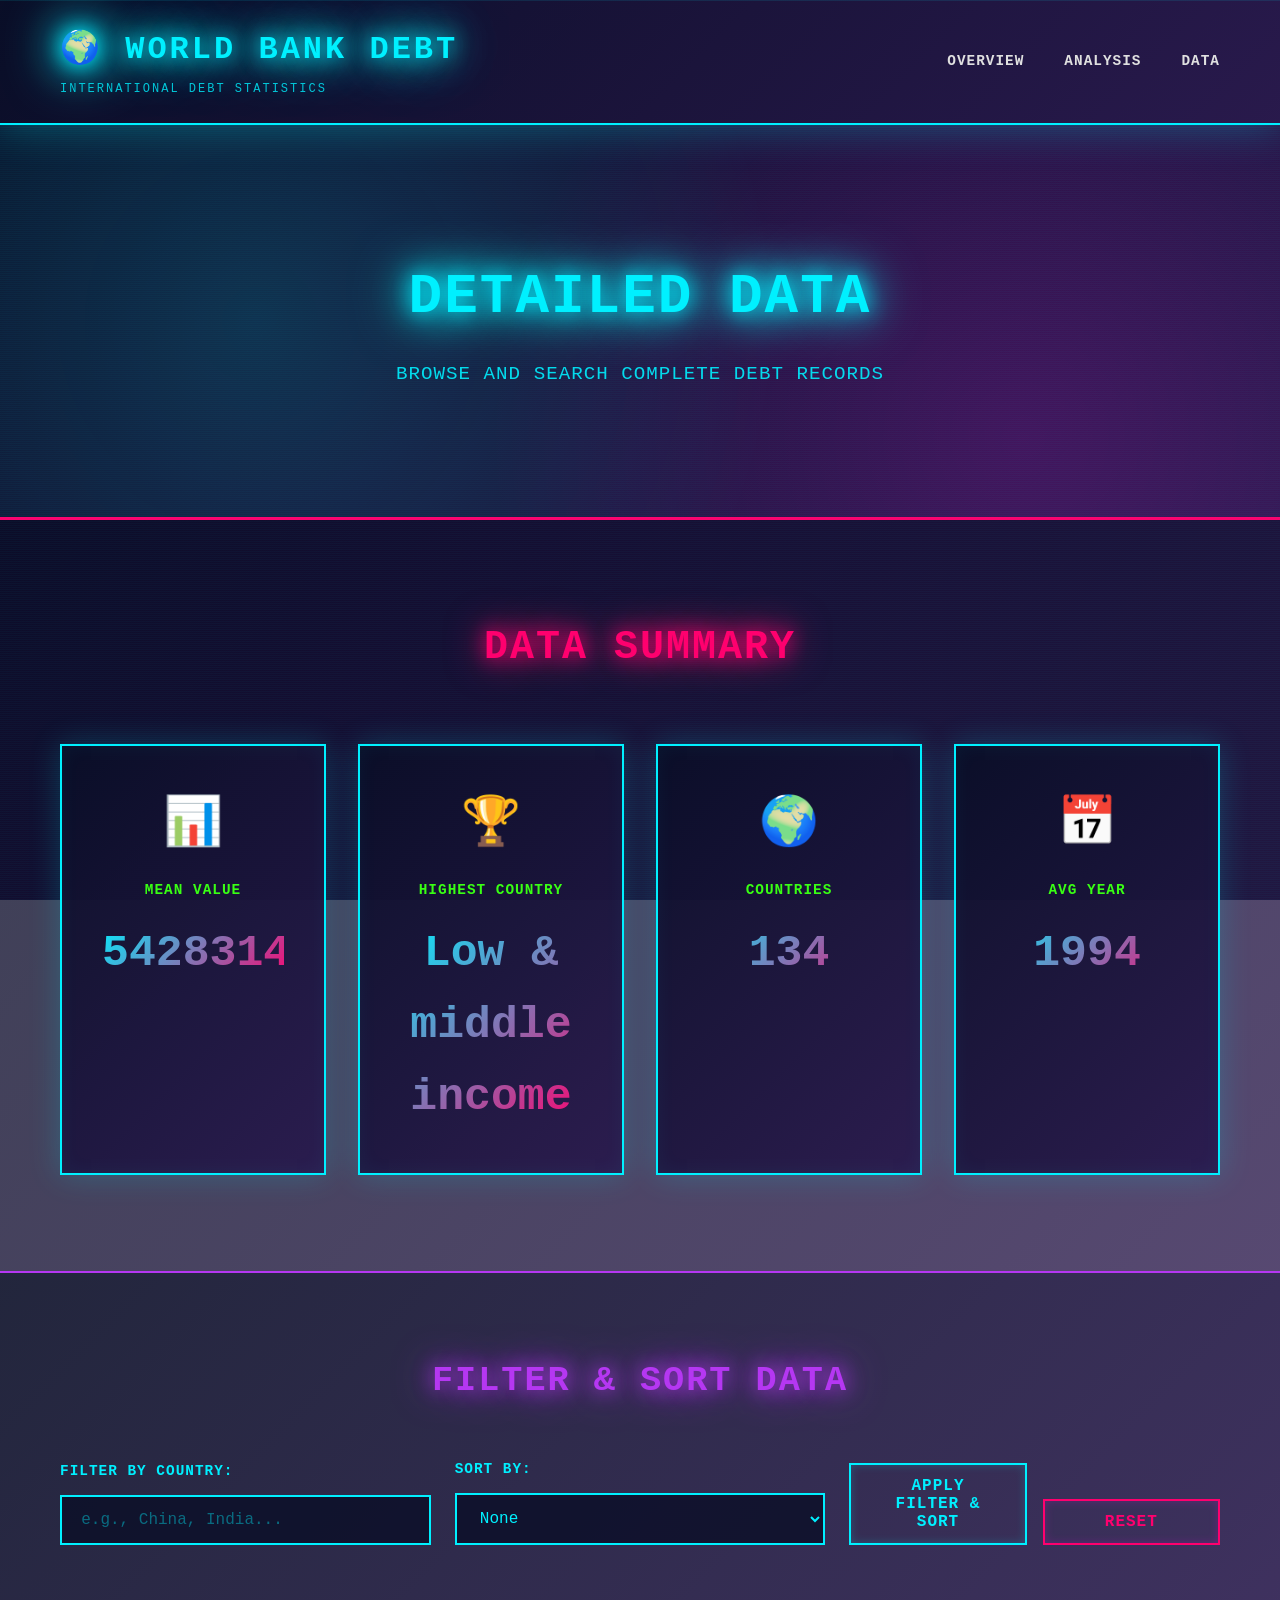
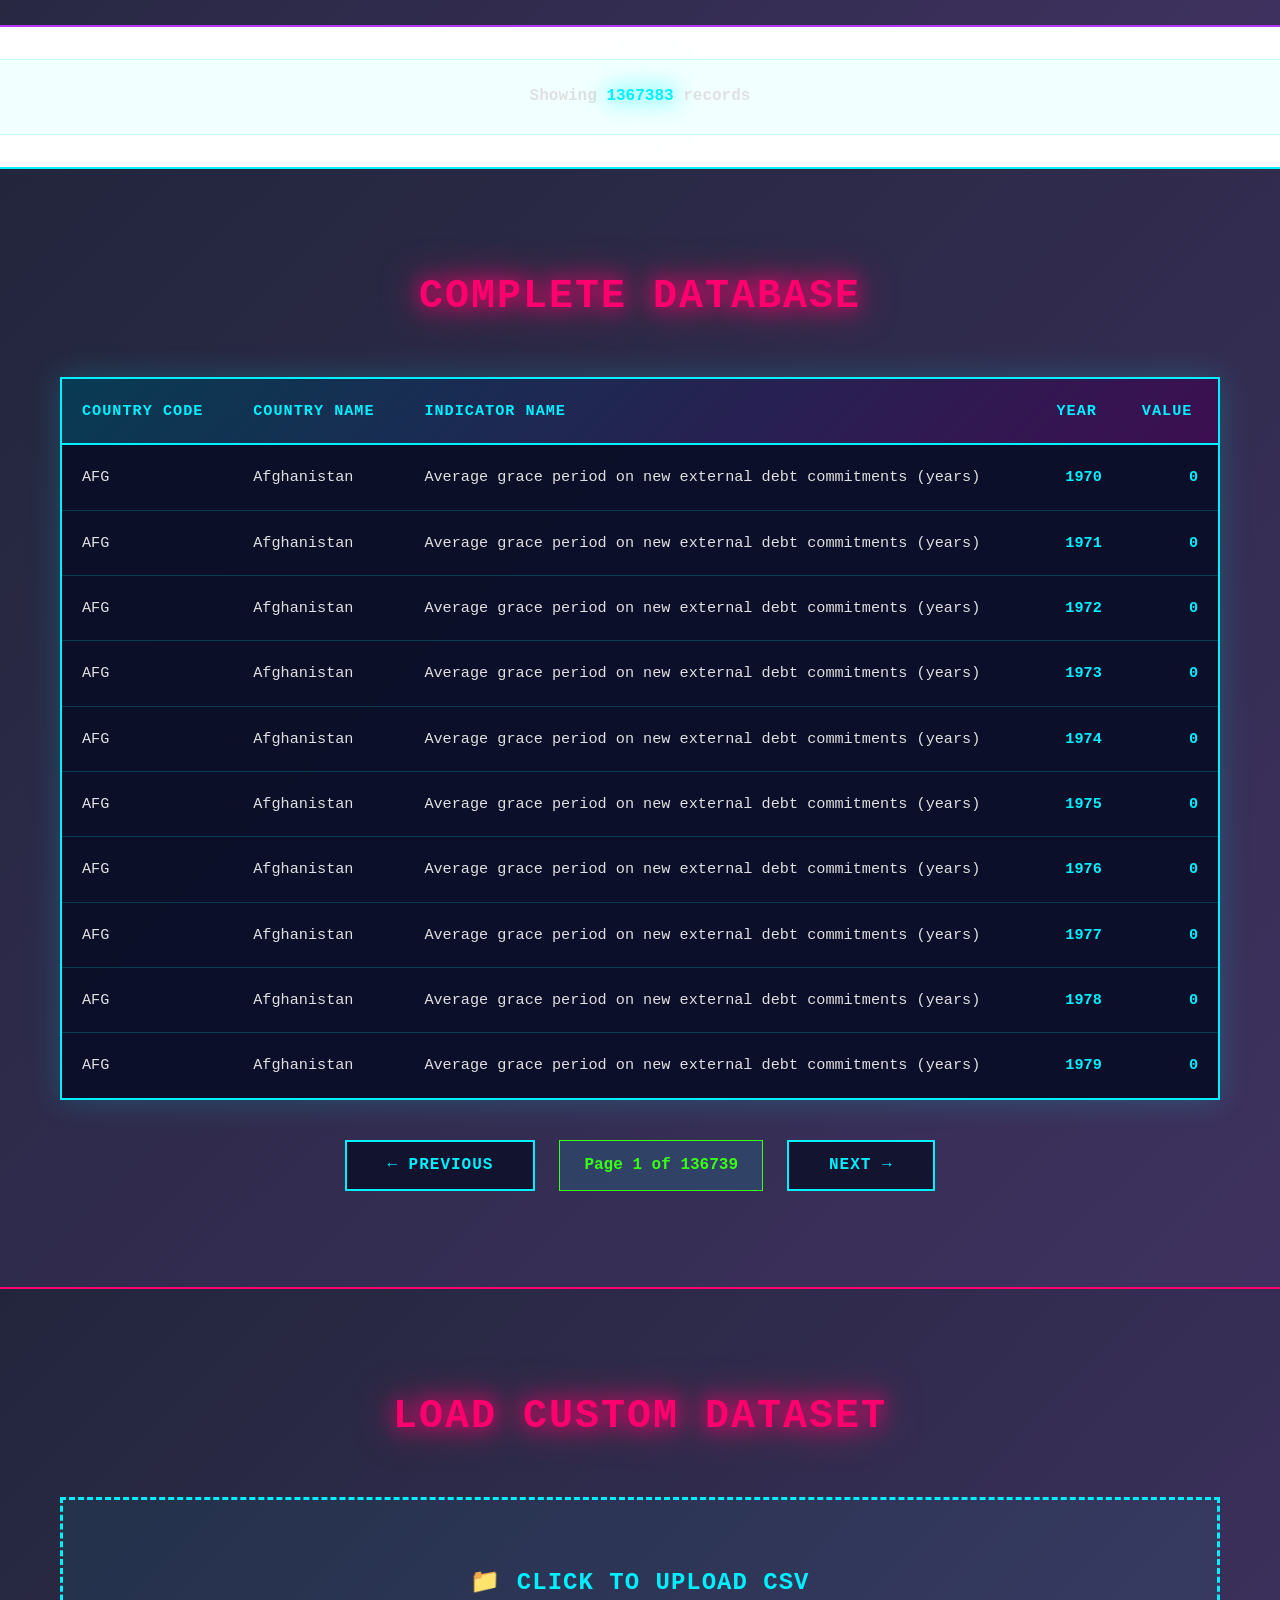
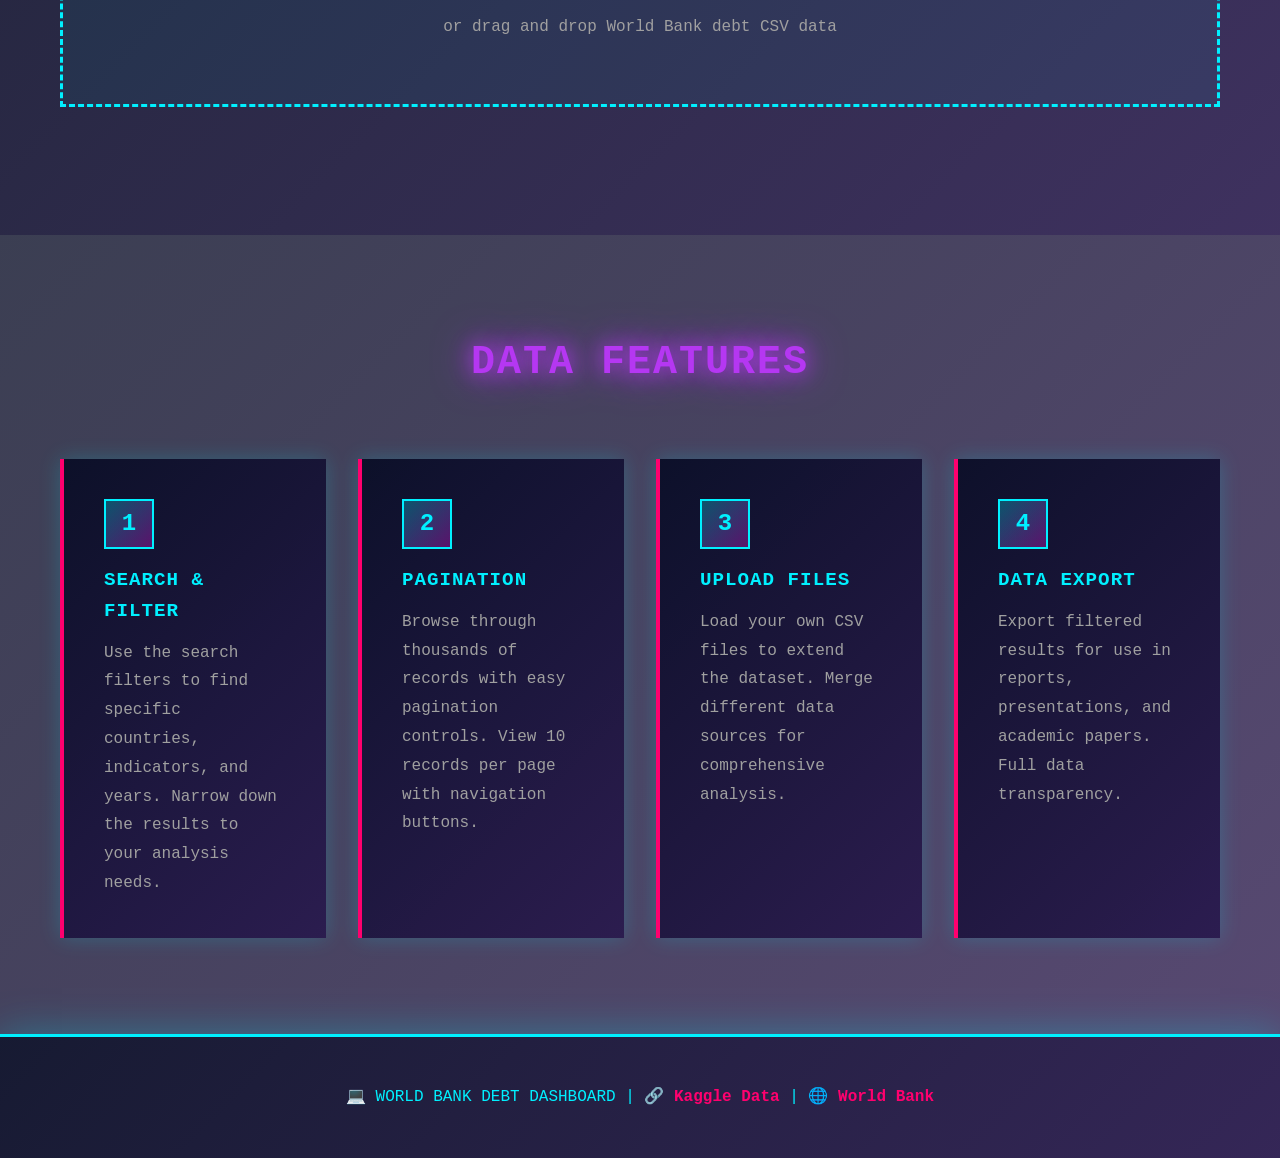
<file: Finals/DAA/data.html>
<!DOCTYPE html>
<html lang="en">
<head>
    <meta charset="UTF-8">
    <meta name="viewport" content="width=device-width, initial-scale=1.0">
    <title>Data - World Bank Debt Dashboard</title>
    <link rel="stylesheet" href="style.css">
</head>
<body>
    <header class="header">
        <nav class="navbar">
            <div class="container">
                <div class="nav-brand">
                    <h1>🌍 WORLD BANK DEBT</h1>
                    <p>International Debt Statistics</p>
                </div>
                <ul class="nav-menu">
                    <li><a href="index.html" class="nav-link">Overview</a></li>
                    <li><a href="analysis.html" class="nav-link">Analysis</a></li>
                    <li><a href="data.html" class="nav-link">Data</a></li>
                </ul>
            </div>
        </nav>
    </header>

    <main>
        <!-- Hero Section -->
        <section class="hero">
            <div class="container">
                <h2>DETAILED DATA</h2>
                <p>BROWSE AND SEARCH COMPLETE DEBT RECORDS</p>
            </div>
        </section>

        <!-- Summary Cards (TASK E) -->
        <section class="stats-section">
            <div class="container">
                <h2>DATA SUMMARY</h2>
                <div class="stats-grid">
                    <div class="stat-card">
                        <div class="stat-icon">📊</div>
                        <h3>Mean Value</h3>
                        <p class="stat-value" id="cardMeanValue">—</p>
                    </div>
                    <div class="stat-card">
                        <div class="stat-icon">🏆</div>
                        <h3>Highest Country</h3>
                        <p class="stat-value" id="cardHighest">—</p>
                    </div>
                    <div class="stat-card">
                        <div class="stat-icon">🌍</div>
                        <h3>Countries</h3>
                        <p class="stat-value" id="cardCountries">—</p>
                    </div>
                    <div class="stat-card">
                        <div class="stat-icon">📅</div>
                        <h3>Avg Year</h3>
                        <p class="stat-value" id="cardAvgYear">—</p>
                    </div>
                </div>
            </div>
        </section>

        <!-- Filters Section (TASK C) -->
        <section class="filter-section">
            <div class="container">
                <h2>FILTER & SORT DATA</h2>
                <div class="filter-grid">
                    <div class="filter-group">
                        <label for="filterInput">Filter by Country:</label>
                        <input type="text" id="filterInput" placeholder="e.g., China, India..." list="countryList">
                    </div>
                    <div class="filter-group">
                        <label for="sortSelect">Sort By:</label>
                        <select id="sortSelect">
                            <option value="none">None</option>
                            <option value="country">Country (A-Z)</option>
                            <option value="value">Value (High-Low)</option>
                            <option value="year">Year (Recent First)</option>
                        </select>
                    </div>
                    <div class="filter-buttons">
                        <button id="applyBtn" class="btn-primary">APPLY FILTER & SORT</button>
                        <button id="resetBtn" class="btn-secondary">RESET</button>
                    </div>
                </div>
            </div>
        </section>

        <!-- Row Count -->
        <section class="row-count-section">
            <div class="container">
                <p>Showing <strong id="rowCount">0</strong> records</p>
            </div>
        </section>

        <!-- Data Table Section -->
        <section class="table-section">
            <div class="container">
                <h2>COMPLETE DATABASE</h2>
                <div class="table-wrapper">
                    <table id="dataTable" class="data-table">
                        <thead>
                            <tr>
                                <th>Country Code</th>
                                <th>Country Name</th>
                                <th>Indicator Name</th>
                                <th>Year</th>
                                <th>Value</th>
                            </tr>
                        </thead>
                        <tbody id="tableBody">
                        </tbody>
                    </table>
                </div>
                <div class="pagination">
                    <button onclick="previousPage()" class="btn-secondary">← Previous</button>
                    <span id="pageInfo">Page 1</span>
                    <button onclick="nextPage()" class="btn-secondary">Next →</button>
                </div>
            </div>
        </section>

        <!-- Data Upload Section -->
        <section class="upload-section">
            <div class="container">
                <h2>LOAD CUSTOM DATASET</h2>
                <div class="upload-box">
                    <input type="file" id="csvUpload" accept=".csv" onchange="handleFileUpload(event)">
                    <label for="csvUpload" class="upload-label">
                        <span>📁 CLICK TO UPLOAD CSV</span>
                        <p>or drag and drop World Bank debt CSV data</p>
                    </label>
                </div>
                <div id="uploadStatus" class="upload-status"></div>
            </div>
        </section>

        <!-- Info Section -->
        <section class="info-section">
            <div class="container">
                <h2>DATA FEATURES</h2>
                <div class="info-grid">
                    <div class="info-card">
                        <div class="info-number">1</div>
                        <h3>Search & Filter</h3>
                        <p>Use the search filters to find specific countries, indicators, and years. Narrow down the results to your analysis needs.</p>
                    </div>
                    <div class="info-card">
                        <div class="info-number">2</div>
                        <h3>Pagination</h3>
                        <p>Browse through thousands of records with easy pagination controls. View 10 records per page with navigation buttons.</p>
                    </div>
                    <div class="info-card">
                        <div class="info-number">3</div>
                        <h3>Upload Files</h3>
                        <p>Load your own CSV files to extend the dataset. Merge different data sources for comprehensive analysis.</p>
                    </div>
                    <div class="info-card">
                        <div class="info-number">4</div>
                        <h3>Data Export</h3>
                        <p>Export filtered results for use in reports, presentations, and academic papers. Full data transparency.</p>
                    </div>
                </div>
            </div>
        </section>
    </main>

    <footer class="footer">
        <div class="container">
            <p>💻 WORLD BANK DEBT DASHBOARD | 🔗 <a href="https://www.kaggle.com/datasets/theworldbank/world-bank-international-debt-statistics/" target="_blank">Kaggle Data</a> | 🌐 <a href="https://www.worldbank.org/" target="_blank">World Bank</a></p>
        </div>
    </footer>

    <script src="script.js"></script>
    <script>
        // Load data and initialize table
        document.addEventListener('DOMContentLoaded', function() {
            loadWorldBankData();
        });
    </script>
</body>
</html>
</file>
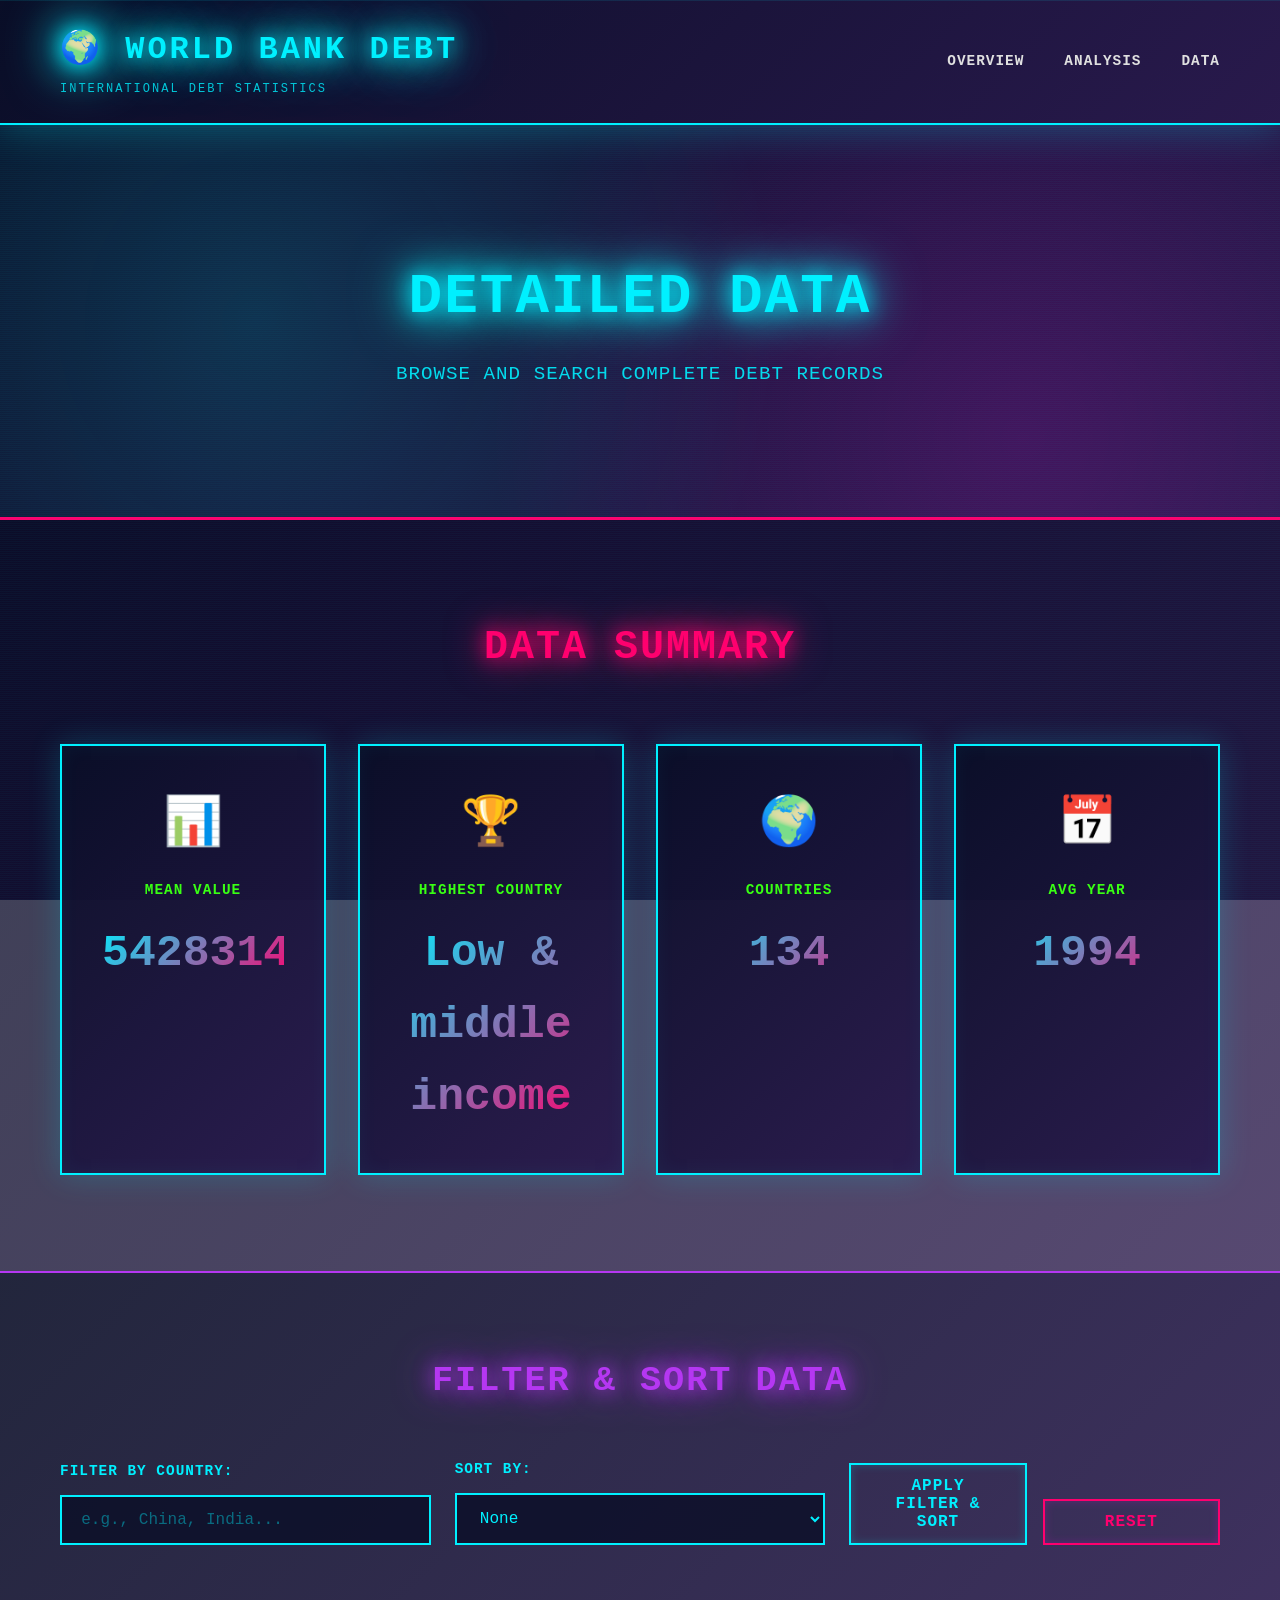
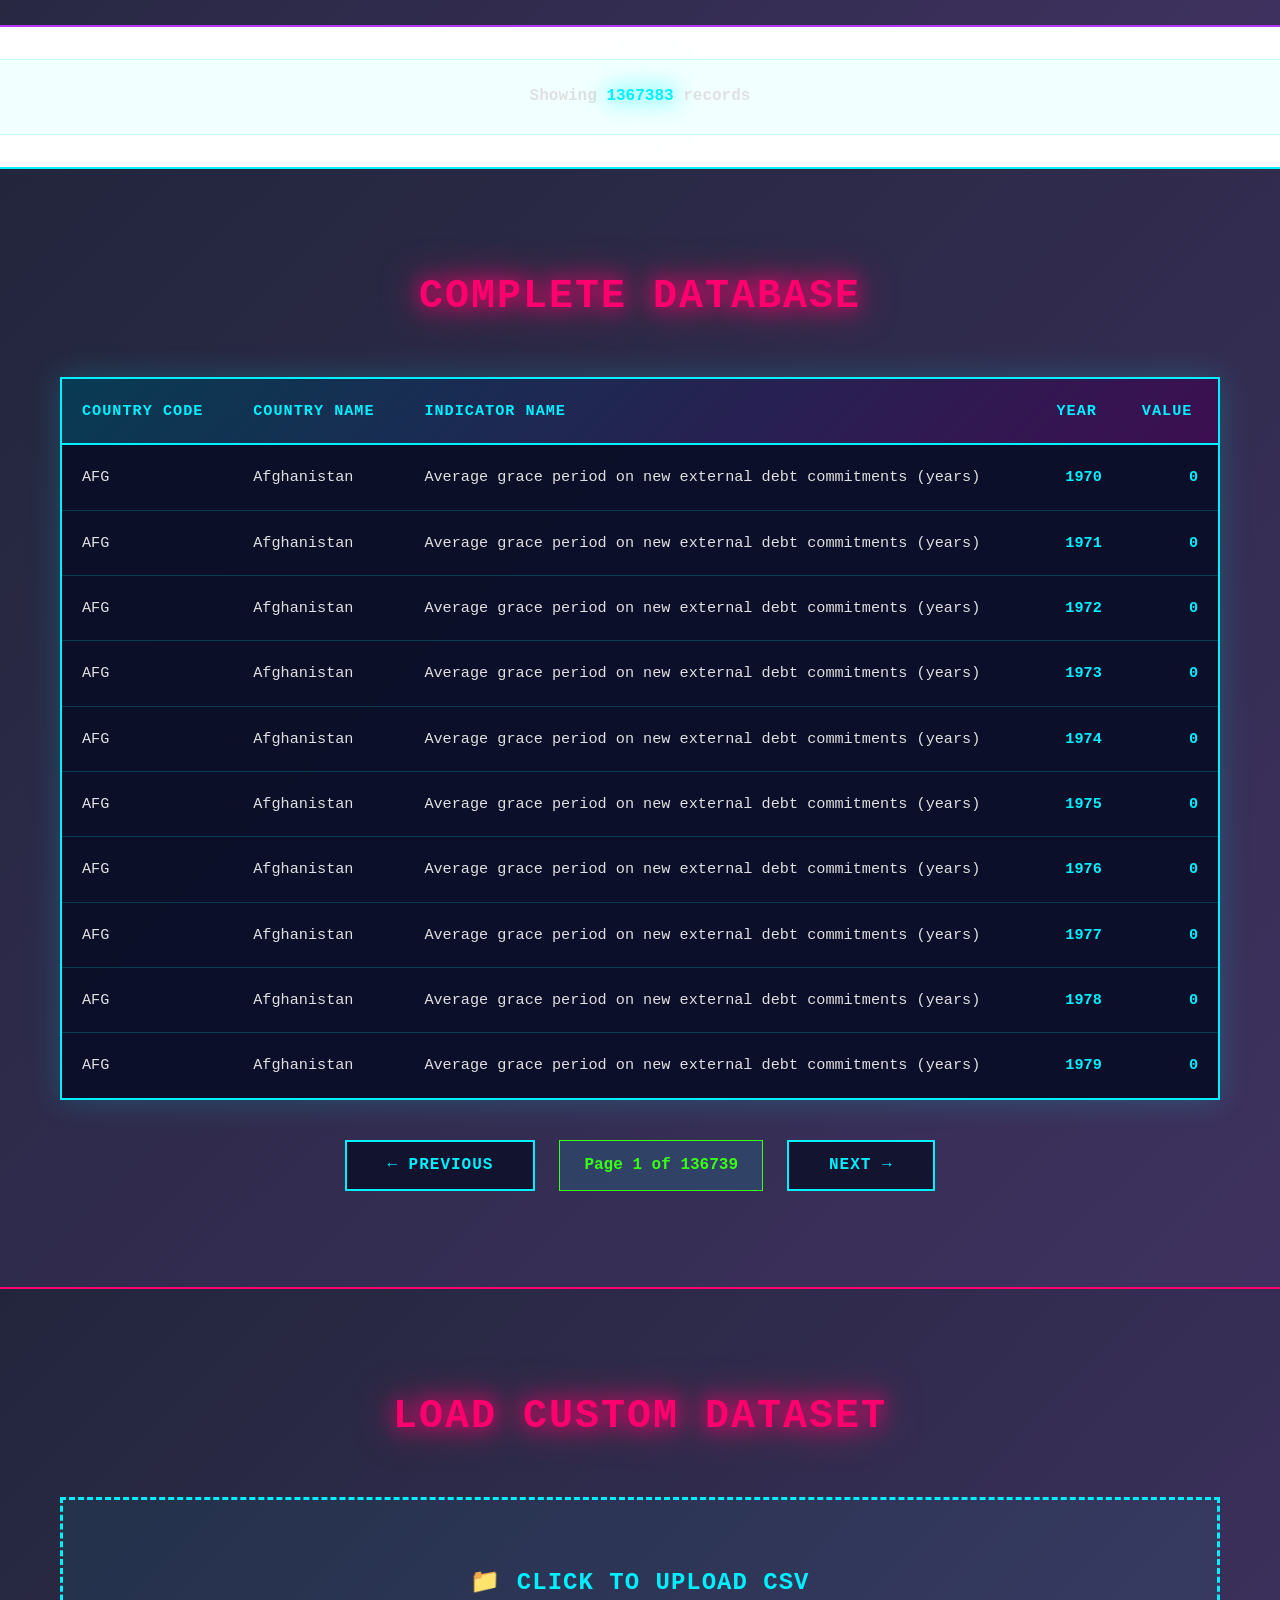
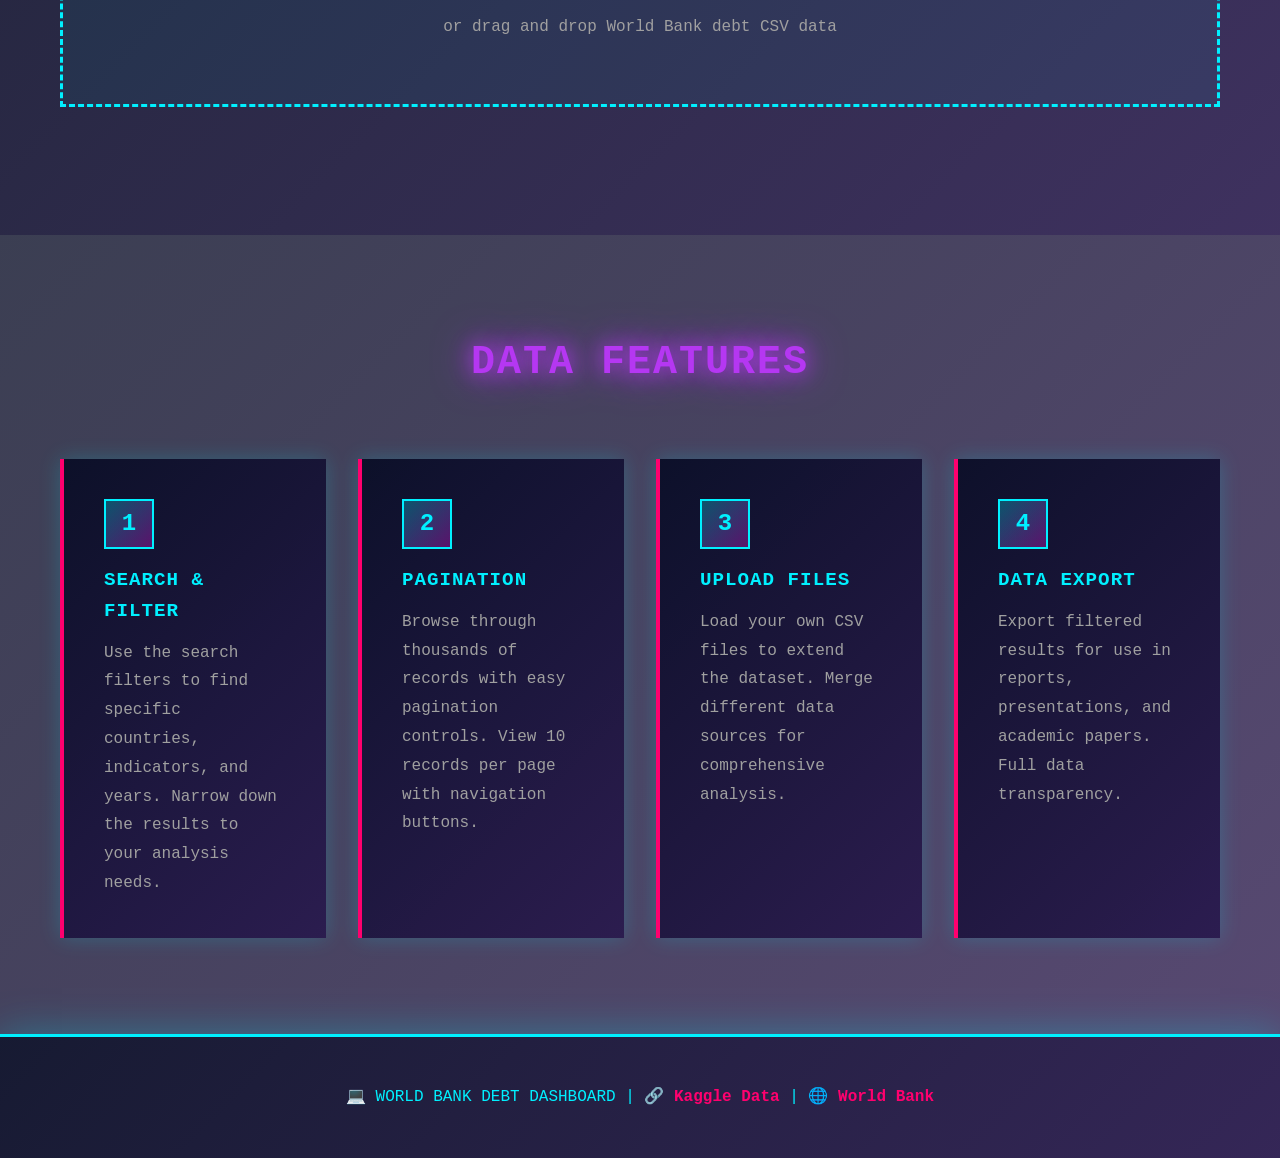
<file: Finals/DAA - Copy/pages/data.html>
<!DOCTYPE html>
<html lang="en">
<head>
    <meta charset="UTF-8">
    <meta name="viewport" content="width=device-width, initial-scale=1.0">
    <title>Data - World Bank Debt Dashboard</title>
    <link rel="stylesheet" href="../styles/style.css">
</head>
<body>
    <header class="header">
        <nav class="navbar">
            <div class="container">
                <div class="nav-brand">
                    <h1>🌍 WORLD BANK DEBT</h1>
                    <p>International Debt Statistics</p>
                </div>
                <ul class="nav-menu">
                    <li><a href="index.html" class="nav-link">Overview</a></li>
                    <li><a href="analysis.html" class="nav-link">Analysis</a></li>
                    <li><a href="data.html" class="nav-link">Data</a></li>
                </ul>
            </div>
        </nav>
    </header>

    <main>
        <!-- Hero Section -->
        <section class="hero">
            <div class="container">
                <h2>DETAILED DATA</h2>
                <p>BROWSE AND SEARCH COMPLETE DEBT RECORDS</p>
            </div>
        </section>

        <!-- Summary Cards (TASK E) -->
        <section class="stats-section">
            <div class="container">
                <h2>DATA SUMMARY</h2>
                <div class="stats-grid">
                    <div class="stat-card">
                        <div class="stat-icon">📊</div>
                        <h3>Mean Value</h3>
                        <p class="stat-value" id="cardMeanValue">—</p>
                    </div>
                    <div class="stat-card">
                        <div class="stat-icon">🏆</div>
                        <h3>Highest Country</h3>
                        <p class="stat-value" id="cardHighest">—</p>
                    </div>
                    <div class="stat-card">
                        <div class="stat-icon">🌍</div>
                        <h3>Countries</h3>
                        <p class="stat-value" id="cardCountries">—</p>
                    </div>
                    <div class="stat-card">
                        <div class="stat-icon">📅</div>
                        <h3>Avg Year</h3>
                        <p class="stat-value" id="cardAvgYear">—</p>
                    </div>
                </div>
            </div>
        </section>

        <!-- Filters Section (TASK C) -->
        <section class="filter-section">
            <div class="container">
                <h2>FILTER & SORT DATA</h2>
                <div class="filter-grid">
                    <div class="filter-group">
                        <label for="filterInput">Filter by Country:</label>
                        <input type="text" id="filterInput" placeholder="e.g., China, India..." list="countryList">
                    </div>
                    <div class="filter-group">
                        <label for="sortSelect">Sort By:</label>
                        <select id="sortSelect">
                            <option value="none">None</option>
                            <option value="country">Country (A-Z)</option>
                            <option value="value">Value (High-Low)</option>
                            <option value="year">Year (Recent First)</option>
                        </select>
                    </div>
                    <div class="filter-buttons">
                        <button id="applyBtn" class="btn-primary">APPLY FILTER & SORT</button>
                        <button id="resetBtn" class="btn-secondary">RESET</button>
                    </div>
                </div>
            </div>
        </section>

        <!-- Row Count -->
        <section class="row-count-section">
            <div class="container">
                <p>Showing <strong id="rowCount">0</strong> records</p>
            </div>
        </section>

        <!-- Data Table Section -->
        <section class="table-section">
            <div class="container">
                <h2>COMPLETE DATABASE</h2>
                <div class="table-wrapper">
                    <table id="dataTable" class="data-table">
                        <thead>
                            <tr>
                                <th>Country Code</th>
                                <th>Country Name</th>
                                <th>Indicator Name</th>
                                <th>Year</th>
                                <th>Value</th>
                            </tr>
                        </thead>
                        <tbody id="tableBody">
                        </tbody>
                    </table>
                </div>
                <div class="pagination">
                    <button onclick="previousPage()" class="btn-secondary">← Previous</button>
                    <span id="pageInfo">Page 1</span>
                    <button onclick="nextPage()" class="btn-secondary">Next →</button>
                </div>
            </div>
        </section>

        <!-- Data Upload Section -->
        <section class="upload-section">
            <div class="container">
                <h2>LOAD CUSTOM DATASET</h2>
                <div class="upload-box">
                    <input type="file" id="csvUpload" accept=".csv" onchange="handleFileUpload(event)">
                    <label for="csvUpload" class="upload-label">
                        <span>📁 CLICK TO UPLOAD CSV</span>
                        <p>or drag and drop World Bank debt CSV data</p>
                    </label>
                </div>
                <div id="uploadStatus" class="upload-status"></div>
            </div>
        </section>

        <!-- Info Section -->
        <section class="info-section">
            <div class="container">
                <h2>DATA FEATURES</h2>
                <div class="info-grid">
                    <div class="info-card">
                        <div class="info-number">1</div>
                        <h3>Search & Filter</h3>
                        <p>Use the search filters to find specific countries, indicators, and years. Narrow down the results to your analysis needs.</p>
                    </div>
                    <div class="info-card">
                        <div class="info-number">2</div>
                        <h3>Pagination</h3>
                        <p>Browse through thousands of records with easy pagination controls. View 10 records per page with navigation buttons.</p>
                    </div>
                    <div class="info-card">
                        <div class="info-number">3</div>
                        <h3>Upload Files</h3>
                        <p>Load your own CSV files to extend the dataset. Merge different data sources for comprehensive analysis.</p>
                    </div>
                    <div class="info-card">
                        <div class="info-number">4</div>
                        <h3>Data Export</h3>
                        <p>Export filtered results for use in reports, presentations, and academic papers. Full data transparency.</p>
                    </div>
                </div>
            </div>
        </section>
    </main>

    <footer class="footer">
        <div class="container">
            <p>💻 WORLD BANK DEBT DASHBOARD | 🔗 <a href="https://www.kaggle.com/datasets/theworldbank/world-bank-international-debt-statistics/" target="_blank">Kaggle Data</a> | 🌐 <a href="https://www.worldbank.org/" target="_blank">World Bank</a></p>
        </div>
    </footer>

    <script src="../scripts/script.js"></script>
    <script>
        // Load data and initialize table
        document.addEventListener('DOMContentLoaded', function() {
            loadWorldBankData();
        });
    </script>
</body>
</html>
</file>
<file: Finals/DAA/style.css>
* {
    margin: 0;
    padding: 0;
    box-sizing: border-box;
}

:root {
    --primary: #0a0e27;
    --neon-cyan: #00f0ff;
    --neon-magenta: #ff006e;
    --neon-purple: #b537f2;
    --neon-green: #39ff14;
    --neon-pink: #ff10f0;
    --neon-blue: #0080ff;
    --text-primary: #e0e0e0;
    --text-secondary: #a0a0a0;
    --glow-cyan: 0 0 20px #00f0ff, 0 0 40px #00f0ff, 0 0 60px #00f0ff;
    --glow-magenta: 0 0 20px #ff006e, 0 0 40px #ff006e;
    --glow-purple: 0 0 20px #b537f2, 0 0 40px #b537f2;
    --transition: all 0.3s cubic-bezier(0.4, 0, 0.2, 1);
}

html {
    scroll-behavior: smooth;
}

body {
    font-family: 'Courier New', 'Roboto Mono', monospace;
    color: var(--text-primary);
    background: linear-gradient(135deg, #0a0e27 0%, #1a0033 50%, #0a0e27 100%);
    background-attachment: fixed;
    line-height: 1.6;
    min-height: 100vh;
    overflow-x: hidden;
}

body::before {
    content: '';
    position: fixed;
    top: 0;
    left: 0;
    width: 100%;
    height: 100%;
    background: repeating-linear-gradient(0deg, rgba(0, 240, 255, 0.03) 0px, rgba(0, 240, 255, 0.03) 1px, transparent 1px, transparent 2px);
    pointer-events: none;
    z-index: 1;
}

.container {
    max-width: 1200px;
    margin: 0 auto;
    padding: 0 20px;
    position: relative;
    z-index: 2;
}

/* Header & Navigation */
.header {
    background: linear-gradient(135deg, rgba(10, 14, 39, 0.95) 0%, rgba(42, 27, 78, 0.95) 100%);
    color: var(--neon-cyan);
    padding: 1.5rem 0;
    box-shadow: 0 0 40px rgba(0, 240, 255, 0.3), inset 0 1px 0 rgba(0, 240, 255, 0.1);
    position: sticky;
    top: 0;
    z-index: 100;
    border-bottom: 2px solid var(--neon-cyan);
}

.navbar {
    display: flex;
}

.navbar .container {
    display: flex;
    justify-content: space-between;
    align-items: center;
    width: 100%;
}

.nav-brand h1 {
    font-size: 2rem;
    font-weight: 700;
    letter-spacing: 3px;
    text-transform: uppercase;
    text-shadow: var(--glow-cyan);
}

.nav-brand p {
    font-size: 0.75rem;
    opacity: 0.8;
    margin-top: 0.3rem;
    letter-spacing: 2px;
    text-transform: uppercase;
}

.nav-menu {
    display: flex;
    list-style: none;
    gap: 2.5rem;
}

.nav-link {
    color: var(--text-primary);
    text-decoration: none;
    font-weight: 600;
    transition: var(--transition);
    position: relative;
    text-transform: uppercase;
    letter-spacing: 1px;
    font-size: 0.9rem;
}

.nav-link::after {
    content: '';
    position: absolute;
    bottom: -5px;
    left: 0;
    width: 0;
    height: 2px;
    background: linear-gradient(90deg, var(--neon-cyan), var(--neon-magenta));
    transition: width 0.4s ease;
    box-shadow: var(--glow-cyan);
}

.nav-link:hover {
    color: var(--neon-cyan);
    text-shadow: var(--glow-cyan);
}

.nav-link:hover::after {
    width: 100%;
}

/* Hero Section */
.hero {
    background: linear-gradient(135deg, rgba(10, 14, 39, 0.9) 0%, rgba(42, 27, 78, 0.9) 100%);
    color: var(--neon-cyan);
    padding: 8rem 0;
    text-align: center;
    position: relative;
    overflow: hidden;
    border-bottom: 3px solid var(--neon-magenta);
}

.hero::before {
    content: '';
    position: absolute;
    top: 0;
    left: 0;
    right: 0;
    bottom: 0;
    background: radial-gradient(circle at 20% 50%, rgba(0, 240, 255, 0.15) 0%, transparent 50%), radial-gradient(circle at 80% 80%, rgba(255, 16, 240, 0.15) 0%, transparent 50%);
    pointer-events: none;
}

.hero .container {
    position: relative;
    z-index: 1;
}

.hero h2 {
    font-size: 3.5rem;
    margin-bottom: 1rem;
    font-weight: 700;
    letter-spacing: 2px;
    text-shadow: var(--glow-cyan);
    text-transform: uppercase;
}

.hero p {
    font-size: 1.2rem;
    opacity: 0.9;
    letter-spacing: 1px;
}

/* Statistics Section */
.stats-section {
    padding: 6rem 0;
    background: linear-gradient(135deg, rgba(10, 14, 39, 0.8) 0%, rgba(45, 27, 78, 0.8) 100%);
    position: relative;
}

.stats-section h2 {
    text-align: center;
    margin-bottom: 4rem;
    font-size: 2.5rem;
    color: var(--neon-magenta);
    text-shadow: var(--glow-magenta);
    text-transform: uppercase;
    letter-spacing: 2px;
    position: relative;
    z-index: 1;
}

.stats-grid {
    display: grid;
    grid-template-columns: repeat(auto-fit, minmax(260px, 1fr));
    gap: 2rem;
    position: relative;
    z-index: 1;
}

.stat-card {
    background: linear-gradient(135deg, rgba(10, 14, 39, 0.95) 0%, rgba(42, 27, 78, 0.95) 100%);
    padding: 2.5rem;
    border-radius: 0;
    box-shadow: 0 0 30px rgba(0, 240, 255, 0.2), inset 0 0 20px rgba(0, 240, 255, 0.05);
    text-align: center;
    transition: var(--transition);
    border: 2px solid var(--neon-cyan);
    position: relative;
    overflow: hidden;
}

.stat-card:hover {
    transform: translateY(-10px);
    box-shadow: 0 0 50px rgba(0, 240, 255, 0.5), 0 0 80px rgba(255, 16, 240, 0.3), inset 0 0 20px rgba(0, 240, 255, 0.1);
    border-color: var(--neon-magenta);
}

.stat-icon {
    font-size: 3rem;
    margin-bottom: 1rem;
}

.stat-card h3 {
    color: var(--neon-green);
    margin-bottom: 1rem;
    font-size: 0.9rem;
    font-weight: 600;
    text-transform: uppercase;
    letter-spacing: 1px;
}

.stat-value {
    font-size: 2.8rem;
    font-weight: 700;
    background: linear-gradient(135deg, var(--neon-cyan) 0%, var(--neon-magenta) 100%);
    -webkit-background-clip: text;
    -webkit-text-fill-color: transparent;
    background-clip: text;
}

/* Filter Section */
.filter-section {
    padding: 5rem 0;
    background: linear-gradient(135deg, rgba(10, 14, 39, 0.9) 0%, rgba(42, 27, 78, 0.9) 100%);
    border-top: 2px solid var(--neon-purple);
    border-bottom: 2px solid var(--neon-purple);
}

.filter-section h2 {
    margin-bottom: 3rem;
    text-align: center;
    font-size: 2.2rem;
    color: var(--neon-purple);
    text-shadow: var(--glow-purple);
    text-transform: uppercase;
    letter-spacing: 2px;
}

.filter-grid {
    display: grid;
    grid-template-columns: repeat(auto-fit, minmax(200px, 1fr));
    gap: 1.5rem;
    align-items: end;
}

.filter-group {
    display: flex;
    flex-direction: column;
}

.filter-group label {
    margin-bottom: 0.75rem;
    font-weight: 600;
    color: var(--neon-cyan);
    font-size: 0.9rem;
    text-transform: uppercase;
    letter-spacing: 1px;
}

.filter-group input,
.filter-group select {
    padding: 0.9rem 1.2rem;
    border: 2px solid var(--neon-cyan);
    background: rgba(10, 14, 39, 0.8);
    color: var(--neon-cyan);
    font-family: 'Courier New', monospace;
    font-size: 1rem;
    transition: var(--transition);
    border-radius: 0;
}

.filter-group input::placeholder {
    color: rgba(0, 240, 255, 0.4);
}

.filter-group input:focus,
.filter-group select:focus {
    outline: none;
    border-color: var(--neon-magenta);
    box-shadow: 0 0 20px rgba(0, 240, 255, 0.4), inset 0 0 10px rgba(0, 240, 255, 0.1);
}

/* Buttons */
.btn-primary,
.btn-secondary {
    padding: 0.9rem 2.5rem;
    border: 2px solid var(--neon-cyan);
    border-radius: 0;
    font-size: 1rem;
    font-weight: 600;
    cursor: pointer;
    transition: var(--transition);
    text-transform: uppercase;
    letter-spacing: 1px;
    font-family: 'Courier New', monospace;
}

.btn-primary {
    background: linear-gradient(135deg, rgba(0, 240, 255, 0.2) 0%, rgba(255, 16, 240, 0.2) 100%);
    color: var(--neon-cyan);
    box-shadow: 0 0 20px rgba(0, 240, 255, 0.3);
}

.btn-primary:hover {
    transform: translateY(-3px);
    box-shadow: 0 0 40px rgba(0, 240, 255, 0.6), 0 0 20px rgba(255, 16, 240, 0.4);
    border-color: var(--neon-magenta);
    color: var(--neon-magenta);
    text-shadow: var(--glow-magenta);
}

.btn-secondary {
    background: rgba(10, 14, 39, 0.8);
    color: var(--neon-cyan);
    border-color: var(--neon-cyan);
}

.btn-secondary:hover {
    border-color: var(--neon-green);
    color: var(--neon-green);
    box-shadow: 0 0 20px rgba(57, 255, 20, 0.4);
}

/* Charts Section */
.charts-section {
    padding: 6rem 0;
    background: linear-gradient(135deg, rgba(10, 14, 39, 0.8) 0%, rgba(45, 27, 78, 0.8) 100%);
}

.charts-section h2 {
    text-align: center;
    margin-bottom: 4rem;
    font-size: 2.5rem;
    color: var(--neon-magenta);
    text-shadow: var(--glow-magenta);
    text-transform: uppercase;
    letter-spacing: 2px;
}

.charts-grid {
    display: grid;
    grid-template-columns: repeat(auto-fit, minmax(450px, 1fr));
    gap: 2.5rem;
}

.chart-container {
    background: linear-gradient(135deg, rgba(10, 14, 39, 0.95) 0%, rgba(42, 27, 78, 0.95) 100%);
    padding: 2.5rem;
    border-radius: 0;
    box-shadow: 0 0 30px rgba(0, 240, 255, 0.2), inset 0 0 20px rgba(0, 240, 255, 0.05);
    border: 2px solid var(--neon-green);
    transition: var(--transition);
}

.chart-container:hover {
    box-shadow: 0 0 50px rgba(0, 240, 255, 0.4), 0 0 30px rgba(57, 255, 20, 0.3);
    transform: translateY(-8px);
    border-color: var(--neon-cyan);
}

.chart-container h3 {
    margin-bottom: 2rem;
    color: var(--neon-cyan);
    font-size: 1.3rem;
    font-weight: 700;
    text-shadow: var(--glow-cyan);
    text-transform: uppercase;
    letter-spacing: 1px;
}

.chart-wrapper {
    position: relative;
    height: 350px;
}

/* Table Section */
.table-section {
    padding: 6rem 0;
    background: linear-gradient(135deg, rgba(10, 14, 39, 0.9) 0%, rgba(42, 27, 78, 0.9) 100%);
    border-top: 2px solid var(--neon-cyan);
}

.table-section h2 {
    text-align: center;
    margin-bottom: 3rem;
    font-size: 2.5rem;
    color: var(--neon-magenta);
    text-shadow: var(--glow-magenta);
    text-transform: uppercase;
    letter-spacing: 2px;
}

.table-wrapper {
    overflow-x: auto;
    margin-bottom: 2.5rem;
    border-radius: 0;
    box-shadow: 0 0 30px rgba(0, 240, 255, 0.2);
}

.data-table {
    width: 100%;
    border-collapse: collapse;
    background: rgba(10, 14, 39, 0.95);
    border: 2px solid var(--neon-cyan);
}

.data-table thead {
    background: linear-gradient(135deg, rgba(0, 240, 255, 0.2) 0%, rgba(255, 16, 240, 0.2) 100%);
    color: var(--neon-cyan);
    border-bottom: 2px solid var(--neon-cyan);
}

.data-table th,
.data-table td {
    padding: 1.25rem;
    text-align: left;
    border-bottom: 1px solid rgba(0, 240, 255, 0.2);
    font-size: 0.95rem;
}

.data-table th {
    font-weight: 700;
    letter-spacing: 1px;
    text-transform: uppercase;
}

.data-table tbody tr {
    transition: var(--transition);
}

.data-table tbody tr:hover {
    background: rgba(0, 240, 255, 0.1);
    box-shadow: inset 0 0 20px rgba(0, 240, 255, 0.1);
}

/* Pagination */
.pagination {
    display: flex;
    justify-content: center;
    align-items: center;
    gap: 1.5rem;
    margin-top: 2rem;
}

#pageInfo {
    font-weight: 700;
    color: var(--neon-green);
    padding: 0.75rem 1.5rem;
    background: rgba(0, 240, 255, 0.1);
    border: 1px solid var(--neon-green);
    border-radius: 0;
}

/* Info Section */
.info-section {
    padding: 6rem 0;
    background: linear-gradient(135deg, rgba(10, 14, 39, 0.8) 0%, rgba(45, 27, 78, 0.8) 100%);
}

.info-section h2 {
    text-align: center;
    margin-bottom: 4rem;
    font-size: 2.5rem;
    color: var(--neon-purple);
    text-shadow: var(--glow-purple);
    text-transform: uppercase;
    letter-spacing: 2px;
}

.info-grid {
    display: grid;
    grid-template-columns: repeat(auto-fit, minmax(260px, 1fr));
    gap: 2rem;
}

.info-card {
    background: linear-gradient(135deg, rgba(10, 14, 39, 0.95) 0%, rgba(42, 27, 78, 0.95) 100%);
    padding: 2.5rem;
    border-radius: 0;
    box-shadow: 0 0 20px rgba(0, 240, 255, 0.2);
    border-left: 4px solid var(--neon-magenta);
    transition: var(--transition);
    position: relative;
}

.info-number {
    display: flex;
    align-items: center;
    justify-content: center;
    width: 50px;
    height: 50px;
    background: linear-gradient(135deg, rgba(0, 240, 255, 0.3) 0%, rgba(255, 16, 240, 0.3) 100%);
    color: var(--neon-cyan);
    border-radius: 0;
    font-weight: 700;
    font-size: 1.5rem;
    margin-bottom: 1rem;
    border: 2px solid var(--neon-cyan);
}

.info-card h3 {
    color: var(--neon-cyan);
    margin-bottom: 0.75rem;
    font-size: 1.2rem;
    text-transform: uppercase;
    letter-spacing: 1px;
}

.info-card p {
    color: var(--text-secondary);
    line-height: 1.8;
}

.info-card:hover {
    transform: translateY(-8px);
    box-shadow: 0 0 40px rgba(0, 240, 255, 0.4), 0 0 20px rgba(255, 16, 240, 0.2);
    border-left-color: var(--neon-cyan);
}

/* Upload Section */
.upload-section {
    padding: 6rem 0;
    background: linear-gradient(135deg, rgba(10, 14, 39, 0.9) 0%, rgba(42, 27, 78, 0.9) 100%);
    border-top: 2px solid var(--neon-magenta);
}

.upload-section h2 {
    text-align: center;
    margin-bottom: 3rem;
    font-size: 2.5rem;
    color: var(--neon-magenta);
    text-shadow: var(--glow-magenta);
    text-transform: uppercase;
    letter-spacing: 2px;
}

.upload-box {
    position: relative;
    margin-bottom: 2rem;
}

#csvUpload {
    display: none;
}

.upload-label {
    display: flex;
    flex-direction: column;
    align-items: center;
    justify-content: center;
    padding: 4rem;
    border: 3px dashed var(--neon-cyan);
    background: rgba(0, 240, 255, 0.05);
    cursor: pointer;
    transition: var(--transition);
}

.upload-label:hover {
    background: rgba(0, 240, 255, 0.15);
    border-color: var(--neon-magenta);
    box-shadow: 0 0 40px rgba(0, 240, 255, 0.4), 0 0 20px rgba(255, 16, 240, 0.3);
    transform: translateY(-2px);
}

.upload-label span {
    font-size: 1.5rem;
    font-weight: 700;
    color: var(--neon-cyan);
    margin-bottom: 0.75rem;
    text-transform: uppercase;
    letter-spacing: 1px;
}

.upload-label p {
    color: var(--text-secondary);
    font-size: 1rem;
}

.upload-status {
    margin-top: 1rem;
    padding: 1.25rem;
    border-radius: 0;
    display: none;
    font-weight: 600;
    border: 2px solid;
}

.upload-status.success {
    display: block;
    background: rgba(57, 255, 20, 0.1);
    color: var(--neon-green);
    border-color: var(--neon-green);
    box-shadow: 0 0 20px rgba(57, 255, 20, 0.3);
}

.upload-status.error {
    display: block;
    background: rgba(255, 16, 240, 0.1);
    color: var(--neon-magenta);
    border-color: var(--neon-magenta);
    box-shadow: 0 0 20px rgba(255, 16, 240, 0.3);
}

/* Footer */
.footer {
    background: linear-gradient(135deg, rgba(10, 14, 39, 0.95) 0%, rgba(42, 27, 78, 0.95) 100%);
    color: var(--neon-cyan);
    text-align: center;
    padding: 3rem 0;
    margin-top: 0;
    border-top: 3px solid var(--neon-cyan);
    box-shadow: 0 0 40px rgba(0, 240, 255, 0.3);
}

.footer a {
    color: var(--neon-magenta);
    text-decoration: none;
    font-weight: 600;
    transition: var(--transition);
}

.footer a:hover {
    color: var(--neon-cyan);
    text-shadow: var(--glow-cyan);
}

@media (max-width: 768px) {
    .nav-menu {
        gap: 1rem;
        font-size: 0.85rem;
    }

    .hero h2 {
        font-size: 2rem;
    }

    .charts-grid {
        grid-template-columns: 1fr;
    }

    .stats-grid,
    .info-grid {
        grid-template-columns: 1fr;
    }

    .data-table {
        font-size: 0.85rem;
    }

    .data-table th,
    .data-table td {
        padding: 0.75rem;
    }

    .filter-grid {
        grid-template-columns: 1fr;
    }
}

/* Data Engine Styles (Student 1 Contribution) */

.row-count-section {
    background: rgba(0, 240, 255, 0.05);
    padding: 1.5rem 0;
    border-top: 1px solid rgba(0, 240, 255, 0.2);
    border-bottom: 1px solid rgba(0, 240, 255, 0.2);
    margin: 2rem 0;
}

.row-count-section p {
    text-align: center;
    color: var(--text-primary);
    font-weight: 600;
}

.row-count-section strong {
    color: var(--neon-cyan);
    text-shadow: var(--glow-cyan);
}

.filter-buttons {
    display: flex;
    gap: 1rem;
    align-items: flex-end;
}

#applyBtn,
#resetBtn {
    flex: 1;
    padding: 0.75rem 1.5rem;
    border-radius: 0;
    text-transform: uppercase;
    font-weight: 700;
    letter-spacing: 1px;
    border: 2px solid;
    cursor: pointer;
    transition: var(--transition);
}

#applyBtn {
    background: transparent;
    border-color: var(--neon-cyan);
    color: var(--neon-cyan);
    box-shadow: inset 0 0 10px rgba(0, 240, 255, 0.2);
}

#applyBtn:hover {
    background: rgba(0, 240, 255, 0.1);
    box-shadow: inset 0 0 20px rgba(0, 240, 255, 0.4), 0 0 40px rgba(0, 240, 255, 0.3);
    transform: translateY(-2px);
}

#resetBtn {
    background: transparent;
    border-color: var(--neon-magenta);
    color: var(--neon-magenta);
    box-shadow: inset 0 0 10px rgba(255, 16, 240, 0.2);
}

#resetBtn:hover {
    background: rgba(255, 16, 240, 0.1);
    box-shadow: inset 0 0 20px rgba(255, 16, 240, 0.4), 0 0 40px rgba(255, 16, 240, 0.3);
    transform: translateY(-2px);
}

.no-results {
    text-align: center;
    padding: 3rem 1rem;
    color: var(--text-secondary);
    font-style: italic;
    grid-column: 1 / -1;
}

.data-table td.num {
    text-align: right;
    font-weight: 600;
    color: var(--neon-cyan);
}

/* Responsive adjustments */
@media (max-width: 768px) {
    .filter-buttons {
        flex-direction: column;
        width: 100%;
    }

    #applyBtn,
    #resetBtn {
        width: 100%;
    }
}

/* Statistical Analysis Styles */
.stat-analysis-section {
    padding: 4rem 0;
    background: linear-gradient(135deg, rgba(10, 14, 39, 0.9) 0%, rgba(42, 27, 78, 0.9) 100%);
    border-top: 2px solid var(--neon-green);
    border-bottom: 2px solid var(--neon-green);
}

.stat-analysis-section h3 {
    text-align: center;
    margin-bottom: 3rem;
    font-size: 2rem;
    color: var(--neon-green);
    text-shadow: 0 0 20px var(--neon-green);
    text-transform: uppercase;
    letter-spacing: 2px;
}

.analysis-panel {
    background: linear-gradient(135deg, rgba(10, 14, 39, 0.95) 0%, rgba(42, 27, 78, 0.95) 100%);
    padding: 2.5rem;
    margin-bottom: 2rem;
    border-radius: 0;
    box-shadow: 0 0 30px rgba(0, 240, 255, 0.2), inset 0 0 20px rgba(0, 240, 255, 0.05);
    border: 2px solid var(--neon-cyan);
}

.analysis-panel h4 {
    color: var(--neon-cyan);
    margin-bottom: 2rem;
    font-size: 1.4rem;
    text-transform: uppercase;
    letter-spacing: 1px;
    text-align: center;
}

.correlation-controls,
.regression-controls {
    display: grid;
    grid-template-columns: repeat(auto-fit, minmax(200px, 1fr));
    gap: 1rem;
    align-items: end;
    margin-bottom: 2rem;
}

.correlation-controls label,
.regression-controls label {
    font-weight: 600;
    color: var(--neon-cyan);
    font-size: 0.9rem;
    text-transform: uppercase;
    letter-spacing: 1px;
    margin-bottom: 0.5rem;
}

.correlation-controls select,
.regression-controls select {
    padding: 0.8rem 1rem;
    border: 2px solid var(--neon-cyan);
    background: rgba(10, 14, 39, 0.8);
    color: var(--neon-cyan);
    font-family: 'Courier New', monospace;
    font-size: 0.9rem;
    transition: var(--transition);
    border-radius: 0;
}

.correlation-controls select:focus,
.regression-controls select:focus {
    border-color: var(--neon-magenta);
    box-shadow: 0 0 20px rgba(255, 16, 240, 0.3);
}

.correlation-result,
.regression-result {
    background: rgba(0, 240, 255, 0.05);
    padding: 1.5rem;
    border-radius: 0;
    border: 1px solid rgba(0, 240, 255, 0.3);
    margin-bottom: 2rem;
}

.correlation-result p,
.regression-result p {
    margin-bottom: 0.75rem;
    color: var(--text-primary);
}

.correlation-result strong,
.regression-result strong {
    color: var(--neon-cyan);
}

.correlation-result span,
.regression-result span {
    color: var(--neon-green);
    font-weight: 600;
}

#calculateCorrBtn,
#calculateRegBtn {
    padding: 0.75rem 1.5rem;
    border-radius: 0;
    text-transform: uppercase;
    font-weight: 700;
    letter-spacing: 1px;
    border: 2px solid var(--neon-green);
    background: transparent;
    color: var(--neon-green);
    cursor: pointer;
    transition: var(--transition);
    box-shadow: inset 0 0 10px rgba(57, 255, 20, 0.2);
}

#calculateCorrBtn:hover,
#calculateRegBtn:hover {
    background: rgba(57, 255, 20, 0.1);
    box-shadow: inset 0 0 20px rgba(57, 255, 20, 0.4), 0 0 40px rgba(57, 255, 20, 0.3);
    transform: translateY(-2px);
}

/* Chart Section */
.chart-section {
    padding: 5rem 0;
    background: linear-gradient(135deg, rgba(10, 14, 39, 0.9) 0%, rgba(42, 27, 78, 0.9) 100%);
    border-top: 2px solid var(--neon-cyan);
}

.chart-section h2 {
    text-align: center;
    margin-bottom: 3rem;
    font-size: 2.5rem;
    color: var(--neon-cyan);
    text-shadow: var(--glow-cyan);
    text-transform: uppercase;
    letter-spacing: 2px;
}

.chart-panel {
    background: linear-gradient(135deg, rgba(10, 14, 39, 0.95) 0%, rgba(42, 27, 78, 0.95) 100%);
    padding: 2rem;
    border-radius: 0;
    box-shadow: 0 0 30px rgba(0, 240, 255, 0.2), inset 0 0 20px rgba(0, 240, 255, 0.05);
    border: 2px solid var(--neon-cyan);
    margin-bottom: 2rem;
}

.chart-panel h3 {
    color: var(--neon-cyan);
    margin-bottom: 1.5rem;
    font-size: 1.4rem;
    text-transform: uppercase;
    letter-spacing: 1px;
    text-align: center;
}

.chart-row {
    display: grid;
    grid-template-columns: repeat(auto-fit, minmax(400px, 1fr));
    gap: 2rem;
    margin-bottom: 2rem;
}

.chart-placeholder {
    background: rgba(10, 14, 39, 0.8);
    border: 2px dashed var(--neon-cyan);
    border-radius: 10px;
    color: var(--text-secondary);
    text-align: center;
    padding: 2rem;
}

.chart-placeholder .ico {
    font-size: 3rem;
    margin-bottom: 1rem;
    display: block;
}
</file>
<file: Finals/DAA - Copy/styles/style.css>
* {
    margin: 0;
    padding: 0;
    box-sizing: border-box;
}

:root {
    --primary: #0a0e27;
    --neon-cyan: #00f0ff;
    --neon-magenta: #ff006e;
    --neon-purple: #b537f2;
    --neon-green: #39ff14;
    --neon-pink: #ff10f0;
    --neon-blue: #0080ff;
    --text-primary: #e0e0e0;
    --text-secondary: #a0a0a0;
    --glow-cyan: 0 0 20px #00f0ff, 0 0 40px #00f0ff, 0 0 60px #00f0ff;
    --glow-magenta: 0 0 20px #ff006e, 0 0 40px #ff006e;
    --glow-purple: 0 0 20px #b537f2, 0 0 40px #b537f2;
    --transition: all 0.3s cubic-bezier(0.4, 0, 0.2, 1);
}

html {
    scroll-behavior: smooth;
}

body {
    font-family: 'Courier New', 'Roboto Mono', monospace;
    color: var(--text-primary);
    background: linear-gradient(135deg, #0a0e27 0%, #1a0033 50%, #0a0e27 100%);
    background-attachment: fixed;
    line-height: 1.6;
    min-height: 100vh;
    overflow-x: hidden;
}

body::before {
    content: '';
    position: fixed;
    top: 0;
    left: 0;
    width: 100%;
    height: 100%;
    background: repeating-linear-gradient(0deg, rgba(0, 240, 255, 0.03) 0px, rgba(0, 240, 255, 0.03) 1px, transparent 1px, transparent 2px);
    pointer-events: none;
    z-index: 1;
}

.container {
    max-width: 1200px;
    margin: 0 auto;
    padding: 0 20px;
    position: relative;
    z-index: 2;
}

/* Header & Navigation */
.header {
    background: linear-gradient(135deg, rgba(10, 14, 39, 0.95) 0%, rgba(42, 27, 78, 0.95) 100%);
    color: var(--neon-cyan);
    padding: 1.5rem 0;
    box-shadow: 0 0 40px rgba(0, 240, 255, 0.3), inset 0 1px 0 rgba(0, 240, 255, 0.1);
    position: sticky;
    top: 0;
    z-index: 100;
    border-bottom: 2px solid var(--neon-cyan);
}

.navbar {
    display: flex;
}

.navbar .container {
    display: flex;
    justify-content: space-between;
    align-items: center;
    width: 100%;
}

.nav-brand h1 {
    font-size: 2rem;
    font-weight: 700;
    letter-spacing: 3px;
    text-transform: uppercase;
    text-shadow: var(--glow-cyan);
}

.nav-brand p {
    font-size: 0.75rem;
    opacity: 0.8;
    margin-top: 0.3rem;
    letter-spacing: 2px;
    text-transform: uppercase;
}

.nav-menu {
    display: flex;
    list-style: none;
    gap: 2.5rem;
}

.nav-link {
    color: var(--text-primary);
    text-decoration: none;
    font-weight: 600;
    transition: var(--transition);
    position: relative;
    text-transform: uppercase;
    letter-spacing: 1px;
    font-size: 0.9rem;
}

.nav-link::after {
    content: '';
    position: absolute;
    bottom: -5px;
    left: 0;
    width: 0;
    height: 2px;
    background: linear-gradient(90deg, var(--neon-cyan), var(--neon-magenta));
    transition: width 0.4s ease;
    box-shadow: var(--glow-cyan);
}

.nav-link:hover {
    color: var(--neon-cyan);
    text-shadow: var(--glow-cyan);
}

.nav-link:hover::after {
    width: 100%;
}

/* Hero Section */
.hero {
    background: linear-gradient(135deg, rgba(10, 14, 39, 0.9) 0%, rgba(42, 27, 78, 0.9) 100%);
    color: var(--neon-cyan);
    padding: 8rem 0;
    text-align: center;
    position: relative;
    overflow: hidden;
    border-bottom: 3px solid var(--neon-magenta);
}

.hero::before {
    content: '';
    position: absolute;
    top: 0;
    left: 0;
    right: 0;
    bottom: 0;
    background: radial-gradient(circle at 20% 50%, rgba(0, 240, 255, 0.15) 0%, transparent 50%), radial-gradient(circle at 80% 80%, rgba(255, 16, 240, 0.15) 0%, transparent 50%);
    pointer-events: none;
}

.hero .container {
    position: relative;
    z-index: 1;
}

.hero h2 {
    font-size: 3.5rem;
    margin-bottom: 1rem;
    font-weight: 700;
    letter-spacing: 2px;
    text-shadow: var(--glow-cyan);
    text-transform: uppercase;
}

.hero p {
    font-size: 1.2rem;
    opacity: 0.9;
    letter-spacing: 1px;
}

/* Statistics Section */
.stats-section {
    padding: 6rem 0;
    background: linear-gradient(135deg, rgba(10, 14, 39, 0.8) 0%, rgba(45, 27, 78, 0.8) 100%);
    position: relative;
}

.stats-section h2 {
    text-align: center;
    margin-bottom: 4rem;
    font-size: 2.5rem;
    color: var(--neon-magenta);
    text-shadow: var(--glow-magenta);
    text-transform: uppercase;
    letter-spacing: 2px;
    position: relative;
    z-index: 1;
}

.stats-grid {
    display: grid;
    grid-template-columns: repeat(auto-fit, minmax(260px, 1fr));
    gap: 2rem;
    position: relative;
    z-index: 1;
}

.stat-card {
    background: linear-gradient(135deg, rgba(10, 14, 39, 0.95) 0%, rgba(42, 27, 78, 0.95) 100%);
    padding: 2.5rem;
    border-radius: 0;
    box-shadow: 0 0 30px rgba(0, 240, 255, 0.2), inset 0 0 20px rgba(0, 240, 255, 0.05);
    text-align: center;
    transition: var(--transition);
    border: 2px solid var(--neon-cyan);
    position: relative;
    overflow: hidden;
}

.stat-card:hover {
    transform: translateY(-10px);
    box-shadow: 0 0 50px rgba(0, 240, 255, 0.5), 0 0 80px rgba(255, 16, 240, 0.3), inset 0 0 20px rgba(0, 240, 255, 0.1);
    border-color: var(--neon-magenta);
}

.stat-icon {
    font-size: 3rem;
    margin-bottom: 1rem;
}

.stat-card h3 {
    color: var(--neon-green);
    margin-bottom: 1rem;
    font-size: 0.9rem;
    font-weight: 600;
    text-transform: uppercase;
    letter-spacing: 1px;
}

.stat-value {
    font-size: 2.8rem;
    font-weight: 700;
    background: linear-gradient(135deg, var(--neon-cyan) 0%, var(--neon-magenta) 100%);
    -webkit-background-clip: text;
    -webkit-text-fill-color: transparent;
    background-clip: text;
}

/* Filter Section */
.filter-section {
    padding: 5rem 0;
    background: linear-gradient(135deg, rgba(10, 14, 39, 0.9) 0%, rgba(42, 27, 78, 0.9) 100%);
    border-top: 2px solid var(--neon-purple);
    border-bottom: 2px solid var(--neon-purple);
}

.filter-section h2 {
    margin-bottom: 3rem;
    text-align: center;
    font-size: 2.2rem;
    color: var(--neon-purple);
    text-shadow: var(--glow-purple);
    text-transform: uppercase;
    letter-spacing: 2px;
}

.filter-grid {
    display: grid;
    grid-template-columns: repeat(auto-fit, minmax(200px, 1fr));
    gap: 1.5rem;
    align-items: end;
}

.filter-group {
    display: flex;
    flex-direction: column;
}

.filter-group label {
    margin-bottom: 0.75rem;
    font-weight: 600;
    color: var(--neon-cyan);
    font-size: 0.9rem;
    text-transform: uppercase;
    letter-spacing: 1px;
}

.filter-group input,
.filter-group select {
    padding: 0.9rem 1.2rem;
    border: 2px solid var(--neon-cyan);
    background: rgba(10, 14, 39, 0.8);
    color: var(--neon-cyan);
    font-family: 'Courier New', monospace;
    font-size: 1rem;
    transition: var(--transition);
    border-radius: 0;
}

.filter-group input::placeholder {
    color: rgba(0, 240, 255, 0.4);
}

.filter-group input:focus,
.filter-group select:focus {
    outline: none;
    border-color: var(--neon-magenta);
    box-shadow: 0 0 20px rgba(0, 240, 255, 0.4), inset 0 0 10px rgba(0, 240, 255, 0.1);
}

/* Buttons */
.btn-primary,
.btn-secondary {
    padding: 0.9rem 2.5rem;
    border: 2px solid var(--neon-cyan);
    border-radius: 0;
    font-size: 1rem;
    font-weight: 600;
    cursor: pointer;
    transition: var(--transition);
    text-transform: uppercase;
    letter-spacing: 1px;
    font-family: 'Courier New', monospace;
}

.btn-primary {
    background: linear-gradient(135deg, rgba(0, 240, 255, 0.2) 0%, rgba(255, 16, 240, 0.2) 100%);
    color: var(--neon-cyan);
    box-shadow: 0 0 20px rgba(0, 240, 255, 0.3);
}

.btn-primary:hover {
    transform: translateY(-3px);
    box-shadow: 0 0 40px rgba(0, 240, 255, 0.6), 0 0 20px rgba(255, 16, 240, 0.4);
    border-color: var(--neon-magenta);
    color: var(--neon-magenta);
    text-shadow: var(--glow-magenta);
}

.btn-secondary {
    background: rgba(10, 14, 39, 0.8);
    color: var(--neon-cyan);
    border-color: var(--neon-cyan);
}

.btn-secondary:hover {
    border-color: var(--neon-green);
    color: var(--neon-green);
    box-shadow: 0 0 20px rgba(57, 255, 20, 0.4);
}

/* Charts Section */
.charts-section {
    padding: 6rem 0;
    background: linear-gradient(135deg, rgba(10, 14, 39, 0.8) 0%, rgba(45, 27, 78, 0.8) 100%);
}

.charts-section h2 {
    text-align: center;
    margin-bottom: 4rem;
    font-size: 2.5rem;
    color: var(--neon-magenta);
    text-shadow: var(--glow-magenta);
    text-transform: uppercase;
    letter-spacing: 2px;
}

.charts-grid {
    display: grid;
    grid-template-columns: repeat(auto-fit, minmax(450px, 1fr));
    gap: 2.5rem;
}

.chart-container {
    background: linear-gradient(135deg, rgba(10, 14, 39, 0.95) 0%, rgba(42, 27, 78, 0.95) 100%);
    padding: 2.5rem;
    border-radius: 0;
    box-shadow: 0 0 30px rgba(0, 240, 255, 0.2), inset 0 0 20px rgba(0, 240, 255, 0.05);
    border: 2px solid var(--neon-green);
    transition: var(--transition);
}

.chart-container:hover {
    box-shadow: 0 0 50px rgba(0, 240, 255, 0.4), 0 0 30px rgba(57, 255, 20, 0.3);
    transform: translateY(-8px);
    border-color: var(--neon-cyan);
}

.chart-container h3 {
    margin-bottom: 2rem;
    color: var(--neon-cyan);
    font-size: 1.3rem;
    font-weight: 700;
    text-shadow: var(--glow-cyan);
    text-transform: uppercase;
    letter-spacing: 1px;
}

.chart-wrapper {
    position: relative;
    height: 350px;
}

/* Table Section */
.table-section {
    padding: 6rem 0;
    background: linear-gradient(135deg, rgba(10, 14, 39, 0.9) 0%, rgba(42, 27, 78, 0.9) 100%);
    border-top: 2px solid var(--neon-cyan);
}

.table-section h2 {
    text-align: center;
    margin-bottom: 3rem;
    font-size: 2.5rem;
    color: var(--neon-magenta);
    text-shadow: var(--glow-magenta);
    text-transform: uppercase;
    letter-spacing: 2px;
}

.table-wrapper {
    overflow-x: auto;
    margin-bottom: 2.5rem;
    border-radius: 0;
    box-shadow: 0 0 30px rgba(0, 240, 255, 0.2);
}

.data-table {
    width: 100%;
    border-collapse: collapse;
    background: rgba(10, 14, 39, 0.95);
    border: 2px solid var(--neon-cyan);
}

.data-table thead {
    background: linear-gradient(135deg, rgba(0, 240, 255, 0.2) 0%, rgba(255, 16, 240, 0.2) 100%);
    color: var(--neon-cyan);
    border-bottom: 2px solid var(--neon-cyan);
}

.data-table th,
.data-table td {
    padding: 1.25rem;
    text-align: left;
    border-bottom: 1px solid rgba(0, 240, 255, 0.2);
    font-size: 0.95rem;
}

.data-table th {
    font-weight: 700;
    letter-spacing: 1px;
    text-transform: uppercase;
}

.data-table tbody tr {
    transition: var(--transition);
}

.data-table tbody tr:hover {
    background: rgba(0, 240, 255, 0.1);
    box-shadow: inset 0 0 20px rgba(0, 240, 255, 0.1);
}

/* Pagination */
.pagination {
    display: flex;
    justify-content: center;
    align-items: center;
    gap: 1.5rem;
    margin-top: 2rem;
}

#pageInfo {
    font-weight: 700;
    color: var(--neon-green);
    padding: 0.75rem 1.5rem;
    background: rgba(0, 240, 255, 0.1);
    border: 1px solid var(--neon-green);
    border-radius: 0;
}

/* Info Section */
.info-section {
    padding: 6rem 0;
    background: linear-gradient(135deg, rgba(10, 14, 39, 0.8) 0%, rgba(45, 27, 78, 0.8) 100%);
}

.info-section h2 {
    text-align: center;
    margin-bottom: 4rem;
    font-size: 2.5rem;
    color: var(--neon-purple);
    text-shadow: var(--glow-purple);
    text-transform: uppercase;
    letter-spacing: 2px;
}

.info-grid {
    display: grid;
    grid-template-columns: repeat(auto-fit, minmax(260px, 1fr));
    gap: 2rem;
}

.info-card {
    background: linear-gradient(135deg, rgba(10, 14, 39, 0.95) 0%, rgba(42, 27, 78, 0.95) 100%);
    padding: 2.5rem;
    border-radius: 0;
    box-shadow: 0 0 20px rgba(0, 240, 255, 0.2);
    border-left: 4px solid var(--neon-magenta);
    transition: var(--transition);
    position: relative;
}

.info-number {
    display: flex;
    align-items: center;
    justify-content: center;
    width: 50px;
    height: 50px;
    background: linear-gradient(135deg, rgba(0, 240, 255, 0.3) 0%, rgba(255, 16, 240, 0.3) 100%);
    color: var(--neon-cyan);
    border-radius: 0;
    font-weight: 700;
    font-size: 1.5rem;
    margin-bottom: 1rem;
    border: 2px solid var(--neon-cyan);
}

.info-card h3 {
    color: var(--neon-cyan);
    margin-bottom: 0.75rem;
    font-size: 1.2rem;
    text-transform: uppercase;
    letter-spacing: 1px;
}

.info-card p {
    color: var(--text-secondary);
    line-height: 1.8;
}

.info-card:hover {
    transform: translateY(-8px);
    box-shadow: 0 0 40px rgba(0, 240, 255, 0.4), 0 0 20px rgba(255, 16, 240, 0.2);
    border-left-color: var(--neon-cyan);
}

/* Upload Section */
.upload-section {
    padding: 6rem 0;
    background: linear-gradient(135deg, rgba(10, 14, 39, 0.9) 0%, rgba(42, 27, 78, 0.9) 100%);
    border-top: 2px solid var(--neon-magenta);
}

.upload-section h2 {
    text-align: center;
    margin-bottom: 3rem;
    font-size: 2.5rem;
    color: var(--neon-magenta);
    text-shadow: var(--glow-magenta);
    text-transform: uppercase;
    letter-spacing: 2px;
}

.upload-box {
    position: relative;
    margin-bottom: 2rem;
}

#csvUpload {
    display: none;
}

.upload-label {
    display: flex;
    flex-direction: column;
    align-items: center;
    justify-content: center;
    padding: 4rem;
    border: 3px dashed var(--neon-cyan);
    background: rgba(0, 240, 255, 0.05);
    cursor: pointer;
    transition: var(--transition);
}

.upload-label:hover {
    background: rgba(0, 240, 255, 0.15);
    border-color: var(--neon-magenta);
    box-shadow: 0 0 40px rgba(0, 240, 255, 0.4), 0 0 20px rgba(255, 16, 240, 0.3);
    transform: translateY(-2px);
}

.upload-label span {
    font-size: 1.5rem;
    font-weight: 700;
    color: var(--neon-cyan);
    margin-bottom: 0.75rem;
    text-transform: uppercase;
    letter-spacing: 1px;
}

.upload-label p {
    color: var(--text-secondary);
    font-size: 1rem;
}

.upload-status {
    margin-top: 1rem;
    padding: 1.25rem;
    border-radius: 0;
    display: none;
    font-weight: 600;
    border: 2px solid;
}

.upload-status.success {
    display: block;
    background: rgba(57, 255, 20, 0.1);
    color: var(--neon-green);
    border-color: var(--neon-green);
    box-shadow: 0 0 20px rgba(57, 255, 20, 0.3);
}

.upload-status.error {
    display: block;
    background: rgba(255, 16, 240, 0.1);
    color: var(--neon-magenta);
    border-color: var(--neon-magenta);
    box-shadow: 0 0 20px rgba(255, 16, 240, 0.3);
}

/* Footer */
.footer {
    background: linear-gradient(135deg, rgba(10, 14, 39, 0.95) 0%, rgba(42, 27, 78, 0.95) 100%);
    color: var(--neon-cyan);
    text-align: center;
    padding: 3rem 0;
    margin-top: 0;
    border-top: 3px solid var(--neon-cyan);
    box-shadow: 0 0 40px rgba(0, 240, 255, 0.3);
}

.footer a {
    color: var(--neon-magenta);
    text-decoration: none;
    font-weight: 600;
    transition: var(--transition);
}

.footer a:hover {
    color: var(--neon-cyan);
    text-shadow: var(--glow-cyan);
}

@media (max-width: 768px) {
    .nav-menu {
        gap: 1rem;
        font-size: 0.85rem;
    }

    .hero h2 {
        font-size: 2rem;
    }

    .charts-grid {
        grid-template-columns: 1fr;
    }

    .stats-grid,
    .info-grid {
        grid-template-columns: 1fr;
    }

    .data-table {
        font-size: 0.85rem;
    }

    .data-table th,
    .data-table td {
        padding: 0.75rem;
    }

    .filter-grid {
        grid-template-columns: 1fr;
    }
}

/* Data Engine Styles (Student 1 Contribution) */

.row-count-section {
    background: rgba(0, 240, 255, 0.05);
    padding: 1.5rem 0;
    border-top: 1px solid rgba(0, 240, 255, 0.2);
    border-bottom: 1px solid rgba(0, 240, 255, 0.2);
    margin: 2rem 0;
}

.row-count-section p {
    text-align: center;
    color: var(--text-primary);
    font-weight: 600;
}

.row-count-section strong {
    color: var(--neon-cyan);
    text-shadow: var(--glow-cyan);
}

.filter-buttons {
    display: flex;
    gap: 1rem;
    align-items: flex-end;
}

#applyBtn,
#resetBtn {
    flex: 1;
    padding: 0.75rem 1.5rem;
    border-radius: 0;
    text-transform: uppercase;
    font-weight: 700;
    letter-spacing: 1px;
    border: 2px solid;
    cursor: pointer;
    transition: var(--transition);
}

#applyBtn {
    background: transparent;
    border-color: var(--neon-cyan);
    color: var(--neon-cyan);
    box-shadow: inset 0 0 10px rgba(0, 240, 255, 0.2);
}

#applyBtn:hover {
    background: rgba(0, 240, 255, 0.1);
    box-shadow: inset 0 0 20px rgba(0, 240, 255, 0.4), 0 0 40px rgba(0, 240, 255, 0.3);
    transform: translateY(-2px);
}

#resetBtn {
    background: transparent;
    border-color: var(--neon-magenta);
    color: var(--neon-magenta);
    box-shadow: inset 0 0 10px rgba(255, 16, 240, 0.2);
}

#resetBtn:hover {
    background: rgba(255, 16, 240, 0.1);
    box-shadow: inset 0 0 20px rgba(255, 16, 240, 0.4), 0 0 40px rgba(255, 16, 240, 0.3);
    transform: translateY(-2px);
}

.no-results {
    text-align: center;
    padding: 3rem 1rem;
    color: var(--text-secondary);
    font-style: italic;
    grid-column: 1 / -1;
}

.data-table td.num {
    text-align: right;
    font-weight: 600;
    color: var(--neon-cyan);
}

/* Responsive adjustments */
@media (max-width: 768px) {
    .filter-buttons {
        flex-direction: column;
        width: 100%;
    }

    #applyBtn,
    #resetBtn {
        width: 100%;
    }
}

/* Statistical Analysis Styles */
.stat-analysis-section {
    padding: 4rem 0;
    background: linear-gradient(135deg, rgba(10, 14, 39, 0.9) 0%, rgba(42, 27, 78, 0.9) 100%);
    border-top: 2px solid var(--neon-green);
    border-bottom: 2px solid var(--neon-green);
}

.stat-analysis-section h3 {
    text-align: center;
    margin-bottom: 3rem;
    font-size: 2rem;
    color: var(--neon-green);
    text-shadow: 0 0 20px var(--neon-green);
    text-transform: uppercase;
    letter-spacing: 2px;
}

.analysis-panel {
    background: linear-gradient(135deg, rgba(10, 14, 39, 0.95) 0%, rgba(42, 27, 78, 0.95) 100%);
    padding: 2.5rem;
    margin-bottom: 2rem;
    border-radius: 0;
    box-shadow: 0 0 30px rgba(0, 240, 255, 0.2), inset 0 0 20px rgba(0, 240, 255, 0.05);
    border: 2px solid var(--neon-cyan);
}

.analysis-panel h4 {
    color: var(--neon-cyan);
    margin-bottom: 2rem;
    font-size: 1.4rem;
    text-transform: uppercase;
    letter-spacing: 1px;
    text-align: center;
}

.correlation-controls,
.regression-controls {
    display: grid;
    grid-template-columns: repeat(auto-fit, minmax(200px, 1fr));
    gap: 1rem;
    align-items: end;
    margin-bottom: 2rem;
}

.correlation-controls label,
.regression-controls label {
    font-weight: 600;
    color: var(--neon-cyan);
    font-size: 0.9rem;
    text-transform: uppercase;
    letter-spacing: 1px;
    margin-bottom: 0.5rem;
}

.correlation-controls select,
.regression-controls select {
    padding: 0.8rem 1rem;
    border: 2px solid var(--neon-cyan);
    background: rgba(10, 14, 39, 0.8);
    color: var(--neon-cyan);
    font-family: 'Courier New', monospace;
    font-size: 0.9rem;
    transition: var(--transition);
    border-radius: 0;
}

.correlation-controls select:focus,
.regression-controls select:focus {
    border-color: var(--neon-magenta);
    box-shadow: 0 0 20px rgba(255, 16, 240, 0.3);
}

.correlation-result,
.regression-result {
    background: rgba(0, 240, 255, 0.05);
    padding: 1.5rem;
    border-radius: 0;
    border: 1px solid rgba(0, 240, 255, 0.3);
    margin-bottom: 2rem;
}

.correlation-result p,
.regression-result p {
    margin-bottom: 0.75rem;
    color: var(--text-primary);
}

.correlation-result strong,
.regression-result strong {
    color: var(--neon-cyan);
}

.correlation-result span,
.regression-result span {
    color: var(--neon-green);
    font-weight: 600;
}

#calculateCorrBtn,
#calculateRegBtn {
    padding: 0.75rem 1.5rem;
    border-radius: 0;
    text-transform: uppercase;
    font-weight: 700;
    letter-spacing: 1px;
    border: 2px solid var(--neon-green);
    background: transparent;
    color: var(--neon-green);
    cursor: pointer;
    transition: var(--transition);
    box-shadow: inset 0 0 10px rgba(57, 255, 20, 0.2);
}

#calculateCorrBtn:hover,
#calculateRegBtn:hover {
    background: rgba(57, 255, 20, 0.1);
    box-shadow: inset 0 0 20px rgba(57, 255, 20, 0.4), 0 0 40px rgba(57, 255, 20, 0.3);
    transform: translateY(-2px);
}

/* Chart Section */
.chart-section {
    padding: 5rem 0;
    background: linear-gradient(135deg, rgba(10, 14, 39, 0.9) 0%, rgba(42, 27, 78, 0.9) 100%);
    border-top: 2px solid var(--neon-cyan);
}

.chart-section h2 {
    text-align: center;
    margin-bottom: 3rem;
    font-size: 2.5rem;
    color: var(--neon-cyan);
    text-shadow: var(--glow-cyan);
    text-transform: uppercase;
    letter-spacing: 2px;
}

.chart-panel {
    background: linear-gradient(135deg, rgba(10, 14, 39, 0.95) 0%, rgba(42, 27, 78, 0.95) 100%);
    padding: 2rem;
    border-radius: 0;
    box-shadow: 0 0 30px rgba(0, 240, 255, 0.2), inset 0 0 20px rgba(0, 240, 255, 0.05);
    border: 2px solid var(--neon-cyan);
    margin-bottom: 2rem;
}

.chart-panel h3 {
    color: var(--neon-cyan);
    margin-bottom: 1.5rem;
    font-size: 1.4rem;
    text-transform: uppercase;
    letter-spacing: 1px;
    text-align: center;
}

.chart-row {
    display: grid;
    grid-template-columns: repeat(auto-fit, minmax(400px, 1fr));
    gap: 2rem;
    margin-bottom: 2rem;
}

.chart-placeholder {
    background: rgba(10, 14, 39, 0.8);
    border: 2px dashed var(--neon-cyan);
    border-radius: 10px;
    color: var(--text-secondary);
    text-align: center;
    padding: 2rem;
}

.chart-placeholder .ico {
    font-size: 3rem;
    margin-bottom: 1rem;
    display: block;
}
</file>
